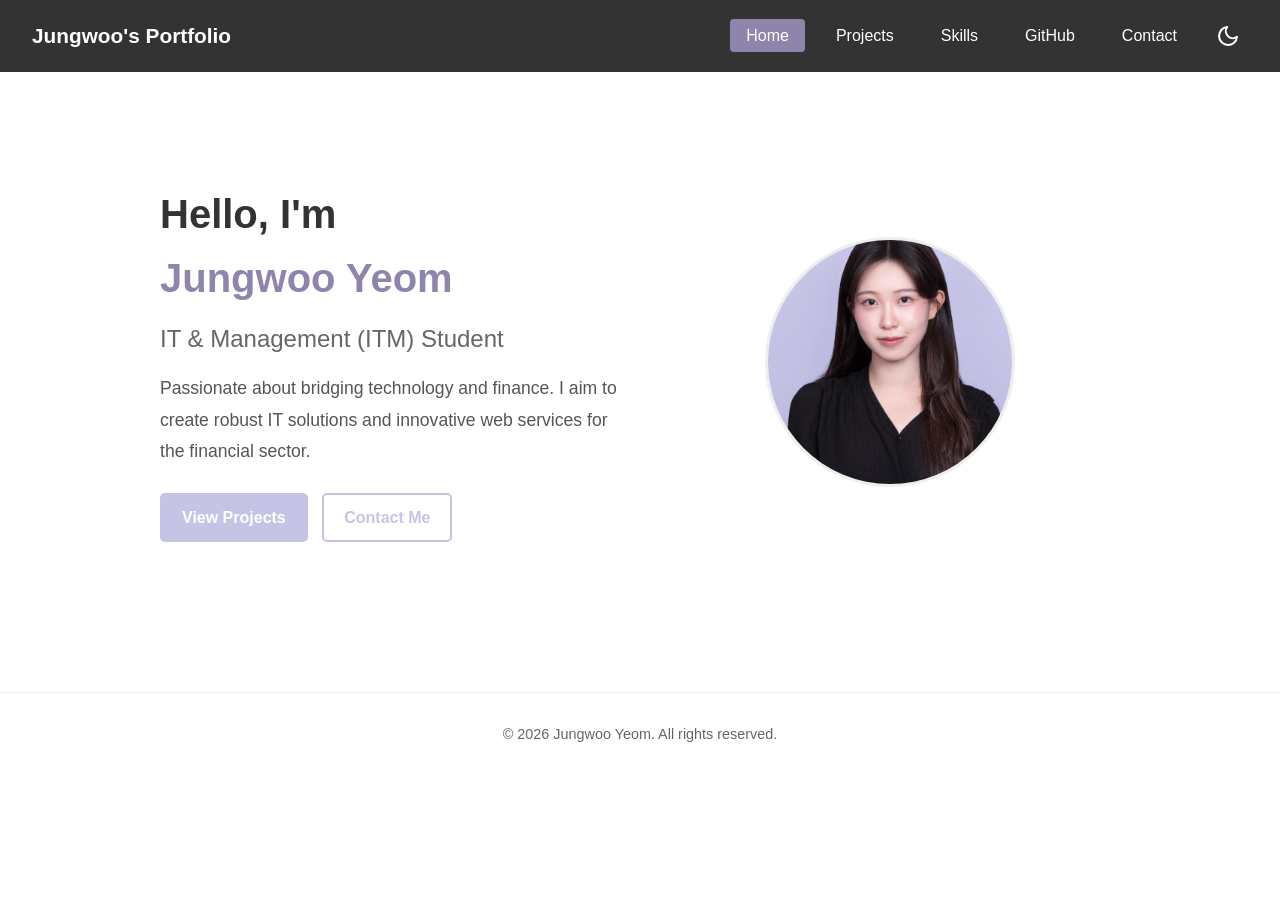
<file: index.html>
<!doctype html>
<html lang="en">
  <head>
    <meta charset="UTF-8" />
    <meta
      name="viewport"
      content="width=device-width, initial-scale=1.0" />
    <title>Jungwoo's Portfolio!</title>
    <link
      rel="stylesheet"
      href="css/style.css" />
  </head>
  <body>
    <header>
      <nav>
        <div class="nav-brand">
          <a href="index.html">Jungwoo's Portfolio</a>
        </div>
        <ul>
          <li>
            <a
              href="index.html"
              class="active"
              >Home</a
            >
          </li>
          <li><a href="projects.html">Projects</a></li>
          <li><a href="skills.html">Skills</a></li>
          <li><a href="github.html">GitHub</a></li>
          <li><a href="contact.html">Contact</a></li>

          <li>
            <button
              id="theme-toggle"
              class="icon-toggle-btn"
              aria-label="Toggle Dark Mode">
              <svg
                class="moon-icon"
                xmlns="http://www.w3.org/2000/svg"
                width="24"
                height="24"
                viewBox="0 0 24 24"
                fill="none"
                stroke="currentColor"
                stroke-width="2"
                stroke-linecap="round"
                stroke-linejoin="round">
                <path
                  d="M21 12.79A9 9 0 1 1 11.21 3 7 7 0 0 0 21 12.79z"></path>
              </svg>
              <svg
                class="sun-icon"
                xmlns="http://www.w3.org/2000/svg"
                width="24"
                height="24"
                viewBox="0 0 24 24"
                fill="none"
                stroke="currentColor"
                stroke-width="2"
                stroke-linecap="round"
                stroke-linejoin="round">
                <circle
                  cx="12"
                  cy="12"
                  r="5"></circle>
                <line
                  x1="12"
                  y1="1"
                  x2="12"
                  y2="3"></line>
                <line
                  x1="12"
                  y1="21"
                  x2="12"
                  y2="23"></line>
                <line
                  x1="4.22"
                  y1="4.22"
                  x2="5.64"
                  y2="5.64"></line>
                <line
                  x1="18.36"
                  y1="18.36"
                  x2="19.78"
                  y2="19.78"></line>
                <line
                  x1="1"
                  y1="12"
                  x2="3"
                  y2="12"></line>
                <line
                  x1="21"
                  y1="12"
                  x2="23"
                  y2="12"></line>
                <line
                  x1="4.22"
                  y1="19.78"
                  x2="5.64"
                  y2="18.36"></line>
                <line
                  x1="18.36"
                  y1="5.64"
                  x2="19.78"
                  y2="4.22"></line>
              </svg>
            </button>
          </li>
        </ul>
      </nav>
    </header>

    <main class="portfolio-page">
      <section
        id="home"
        class="hero-section">
        <div class="hero-text">
          <h1>
            Hello, I'm <br />
            <span class="highlight">Jungwoo Yeom</span>
          </h1>
          <h2>IT & Management (ITM) Student</h2>
          <p>
            Passionate about bridging technology and finance. I aim to create
            robust IT solutions and innovative web services for the financial
            sector.
          </p>
          <div class="hero-buttons">
            <a
              href="projects.html"
              class="btn-primary"
              >View Projects</a
            >
            <a
              href="contact.html"
              class="btn-secondary"
              >Contact Me</a
            >
          </div>
        </div>

        <div class="hero-image">
          <img
            src="images/profile.jpg"
            alt="Profile Picture of Jungwoo Yeom"
            class="profile-img" />
        </div>
      </section>
    </main>

    <footer>
      <p>&copy; 2026 Jungwoo Yeom. All rights reserved.</p>
    </footer>

    <script src="js/script.js"></script>
  </body>
</html>
</file>
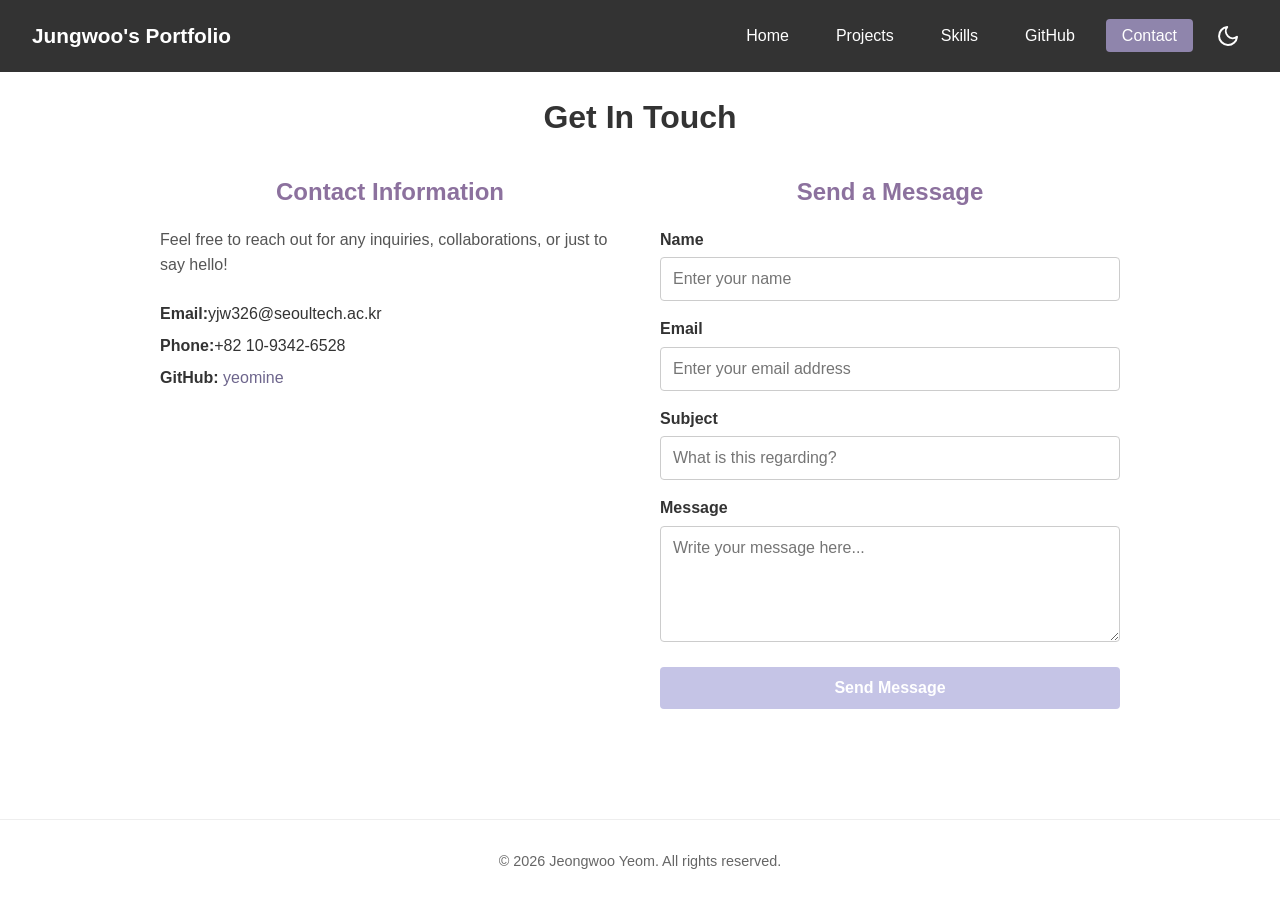
<file: contact.html>
<!doctype html>
<html lang="en">
  <head>
    <meta charset="UTF-8" />
    <meta
      name="viewport"
      content="width=device-width, initial-scale=1.0" />
    <title>Contact - Jungwoo's Portfolio</title>
    <link
      rel="stylesheet"
      href="css/style.css" />
  </head>
  <body>
    <header>
      <nav>
        <div class="nav-brand">
          <a href="index.html">Jungwoo's Portfolio</a>
        </div>
        <ul>
          <li>
            <a href="index.html">Home</a>
          </li>
          <li><a href="projects.html">Projects</a></li>
          <li><a href="skills.html">Skills</a></li>
          <li>
            <a href="github.html">GitHub</a>
          </li>
          <li>
            <a
              href="contact.html"
              class="active"
              >Contact</a
            >
          </li>
          <li>
            <button
              id="theme-toggle"
              class="icon-toggle-btn"
              aria-label="Toggle Dark Mode">
              <svg
                class="moon-icon"
                xmlns="http://www.w3.org/2000/svg"
                width="24"
                height="24"
                viewBox="0 0 24 24"
                fill="none"
                stroke="currentColor"
                stroke-width="2"
                stroke-linecap="round"
                stroke-linejoin="round">
                <path
                  d="M21 12.79A9 9 0 1 1 11.21 3 7 7 0 0 0 21 12.79z"></path>
              </svg>
              <svg
                class="sun-icon"
                xmlns="http://www.w3.org/2000/svg"
                width="24"
                height="24"
                viewBox="0 0 24 24"
                fill="none"
                stroke="currentColor"
                stroke-width="2"
                stroke-linecap="round"
                stroke-linejoin="round">
                <circle
                  cx="12"
                  cy="12"
                  r="5"></circle>
                <line
                  x1="12"
                  y1="1"
                  x2="12"
                  y2="3"></line>
                <line
                  x1="12"
                  y1="21"
                  x2="12"
                  y2="23"></line>
                <line
                  x1="4.22"
                  y1="4.22"
                  x2="5.64"
                  y2="5.64"></line>
                <line
                  x1="18.36"
                  y1="18.36"
                  x2="19.78"
                  y2="19.78"></line>
                <line
                  x1="1"
                  y1="12"
                  x2="3"
                  y2="12"></line>
                <line
                  x1="21"
                  y1="12"
                  x2="23"
                  y2="12"></line>
                <line
                  x1="4.22"
                  y1="19.78"
                  x2="5.64"
                  y2="18.36"></line>
                <line
                  x1="18.36"
                  y1="5.64"
                  x2="19.78"
                  y2="4.22"></line>
              </svg>
            </button>
          </li>
        </ul>
      </nav>
    </header>

    <main class="portfolio-page">
      <section class="portfolio-section">
        <h1 class="page-title">Get In Touch</h1>

        <div class="contact-container">
          <div class="contact-info">
            <h2>Contact Information</h2>
            <p>
              Feel free to reach out for any inquiries, collaborations, or just
              to say hello!
            </p>
            <ul class="info-list">
              <li><strong>Email:</strong>yjw326@seoultech.ac.kr</li>
              <li><strong>Phone:</strong>+82 10-9342-6528</li>
              <li>
                <strong>GitHub:</strong>
                <a
                  href="https://github.com/yeomine"
                  target="_blank"
                  >yeomine</a
                >
              </li>
            </ul>
          </div>

          <div class="contact-form-wrapper">
            <h2>Send a Message</h2>
            <form
              action="#"
              method="POST"
              class="contact-form">
              <div class="form-group">
                <label for="name">Name</label>
                <input
                  type="text"
                  id="name"
                  name="name"
                  placeholder="Enter your name"
                  required />
              </div>

              <div class="form-group">
                <label for="email">Email</label>
                <input
                  type="email"
                  id="email"
                  name="email"
                  placeholder="Enter your email address"
                  required />
              </div>

              <div class="form-group">
                <label for="subject">Subject</label>
                <input
                  type="text"
                  id="subject"
                  name="subject"
                  placeholder="What is this regarding?" />
              </div>

              <div class="form-group">
                <label for="message">Message</label>
                <textarea
                  id="message"
                  name="message"
                  rows="5"
                  placeholder="Write your message here..."
                  required></textarea>
              </div>

              <button
                type="submit"
                class="submit-btn">
                Send Message
              </button>
            </form>
          </div>
        </div>
      </section>
    </main>

    <footer>
      <p>&copy; 2026 Jeongwoo Yeom. All rights reserved.</p>
    </footer>
    <script src="js/script.js"></script>
  </body>
</html>
</file>
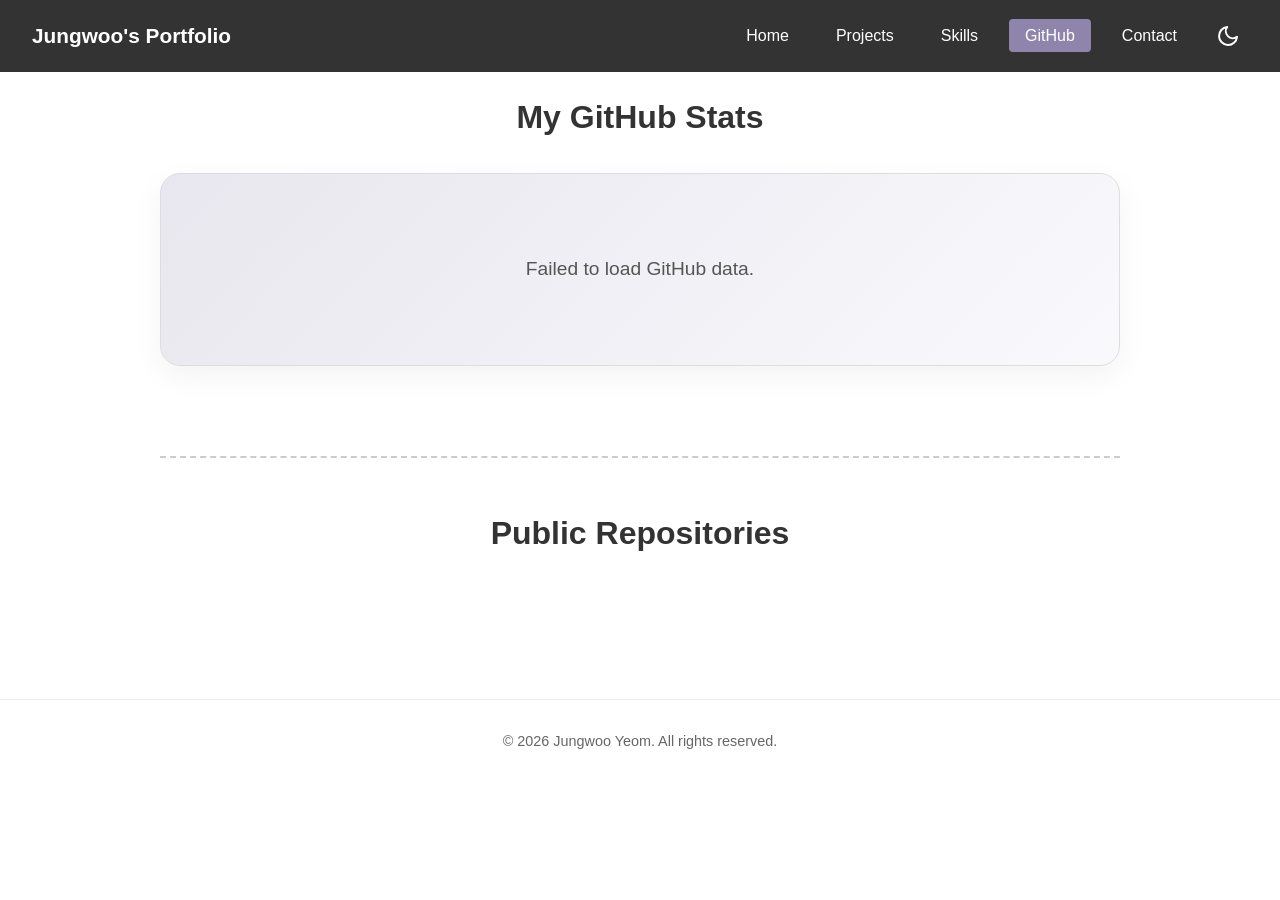
<file: github.html>
<!doctype html>
<html lang="en">
  <head>
    <meta charset="UTF-8" />
    <meta
      name="viewport"
      content="width=device-width, initial-scale=1.0" />
    <title>GitHub Stats - Jungwoo's Portfolio</title>
    <link
      rel="stylesheet"
      href="css/style.css" />
  </head>
  <body>
    <header>
      <nav>
        <div class="nav-brand">
          <a href="index.html">Jungwoo's Portfolio</a>
        </div>
        <ul>
          <li><a href="index.html">Home</a></li>
          <li><a href="projects.html">Projects</a></li>
          <li><a href="skills.html">Skills</a></li>
          <li>
            <a
              href="github.html"
              class="active"
              >GitHub</a
            >
          </li>
          <li><a href="contact.html">Contact</a></li>

          <li>
            <button
              id="theme-toggle"
              class="icon-toggle-btn"
              aria-label="Toggle Dark Mode">
              <svg
                class="moon-icon"
                xmlns="http://www.w3.org/2000/svg"
                width="24"
                height="24"
                viewBox="0 0 24 24"
                fill="none"
                stroke="currentColor"
                stroke-width="2"
                stroke-linecap="round"
                stroke-linejoin="round">
                <path
                  d="M21 12.79A9 9 0 1 1 11.21 3 7 7 0 0 0 21 12.79z"></path>
              </svg>
              <svg
                class="sun-icon"
                xmlns="http://www.w3.org/2000/svg"
                width="24"
                height="24"
                viewBox="0 0 24 24"
                fill="none"
                stroke="currentColor"
                stroke-width="2"
                stroke-linecap="round"
                stroke-linejoin="round">
                <circle
                  cx="12"
                  cy="12"
                  r="5"></circle>
                <line
                  x1="12"
                  y1="1"
                  x2="12"
                  y2="3"></line>
                <line
                  x1="12"
                  y1="21"
                  x2="12"
                  y2="23"></line>
                <line
                  x1="4.22"
                  y1="4.22"
                  x2="5.64"
                  y2="5.64"></line>
                <line
                  x1="18.36"
                  y1="18.36"
                  x2="19.78"
                  y2="19.78"></line>
                <line
                  x1="1"
                  y1="12"
                  x2="3"
                  y2="12"></line>
                <line
                  x1="21"
                  y1="12"
                  x2="23"
                  y2="12"></line>
                <line
                  x1="4.22"
                  y1="19.78"
                  x2="5.64"
                  y2="18.36"></line>
                <line
                  x1="18.36"
                  y1="5.64"
                  x2="19.78"
                  y2="4.22"></line>
              </svg>
            </button>
          </li>
        </ul>
      </nav>
    </header>
    <main class="portfolio-page">
      <section class="portfolio-section">
        <h1 class="page-title">My GitHub Stats</h1>

        <div class="github-profile-wrapper">
          <div
            id="github-profile-container"
            class="github-profile-inner">
            <p class="loading-text">Loading profile data...</p>
          </div>
        </div>
      </section>

      <section class="portfolio-section repos-section">
        <h2 class="page-title">Public Repositories</h2>

        <div
          id="github-repos-container"
          class="projects-grid">
          <p class="loading-text">Loading repositories...</p>
        </div>
      </section>
    </main>

    <footer>
      <p>&copy; 2026 Jungwoo Yeom. All rights reserved.</p>
    </footer>
    <script src="js/script.js"></script>
  </body>
</html>
</file>
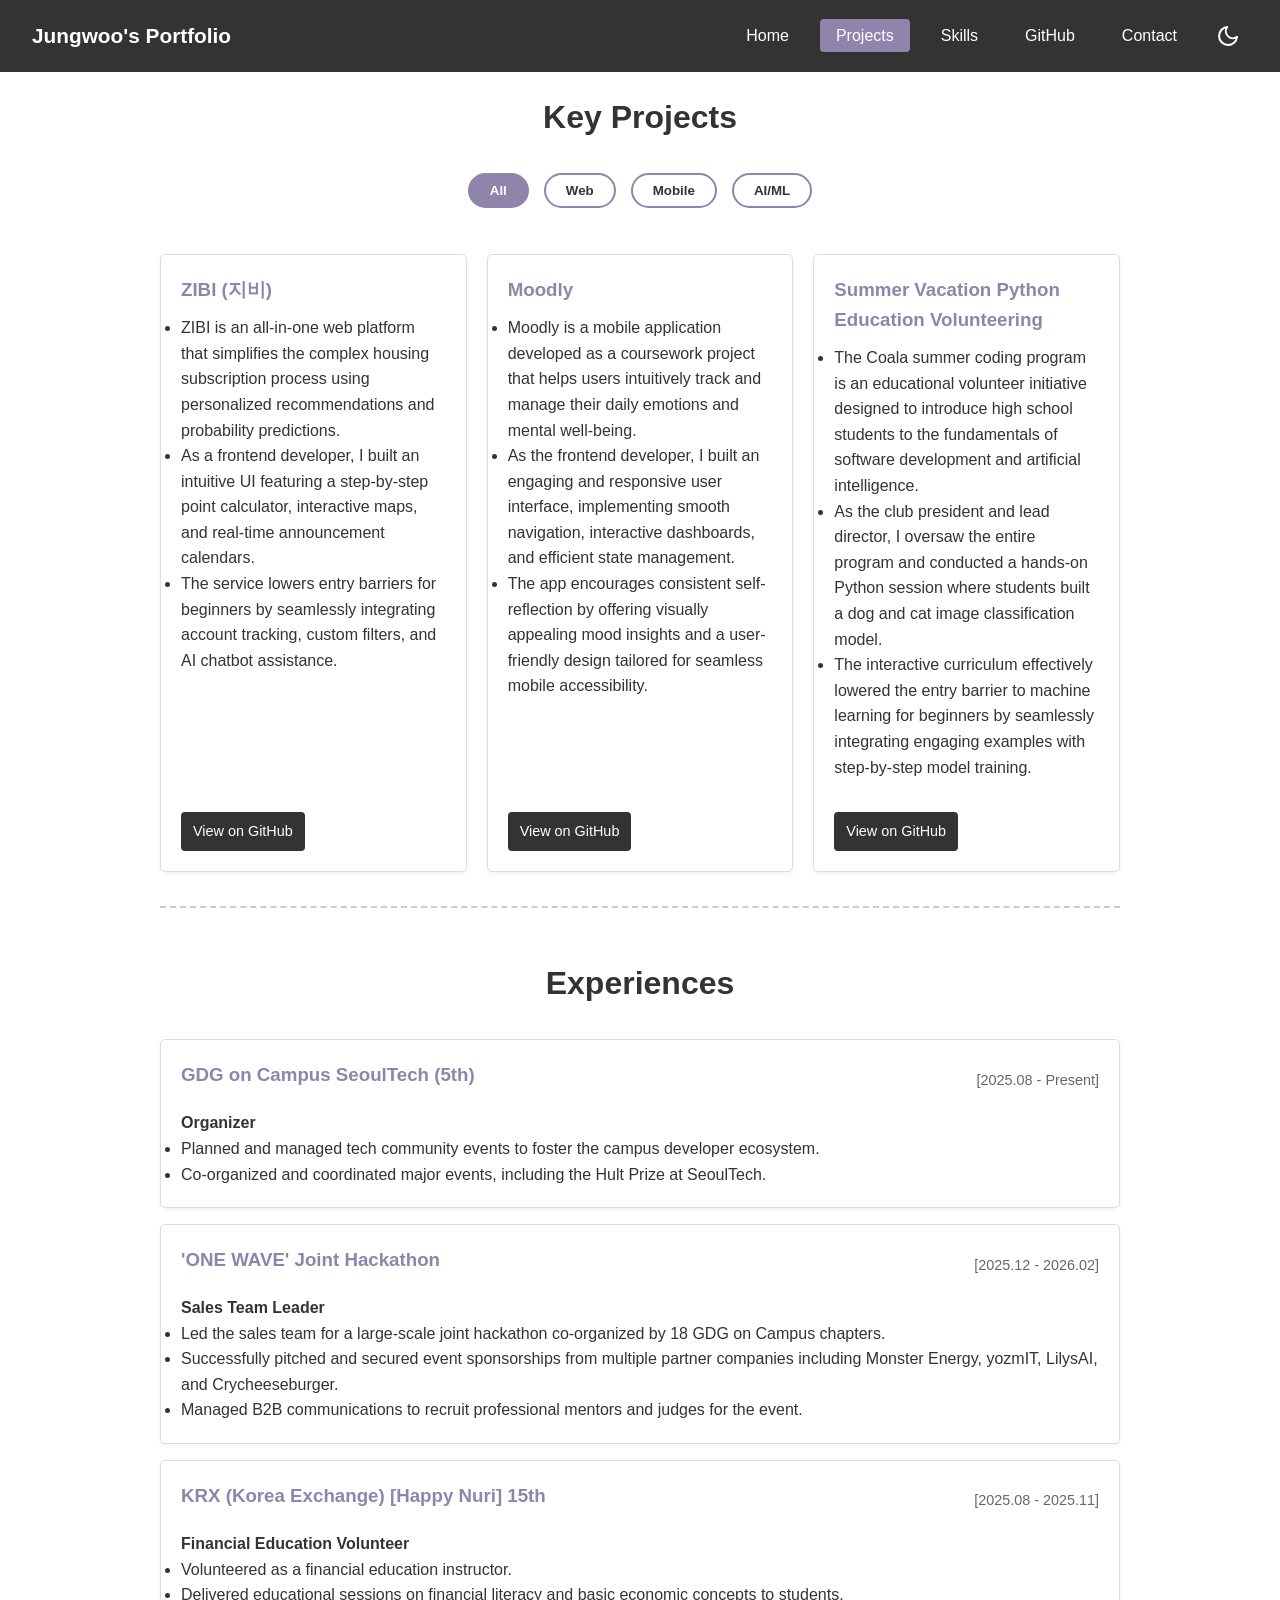
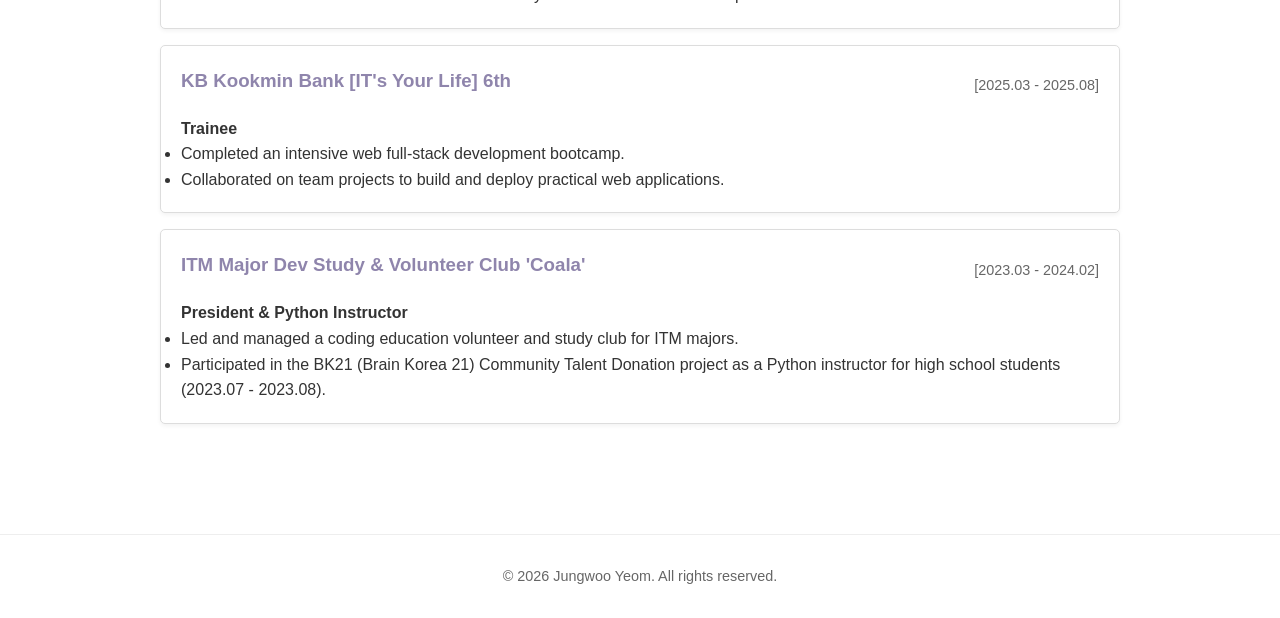
<file: projects.html>
<!doctype html>
<html lang="en">
  <head>
    <meta charset="UTF-8" />
    <meta
      name="viewport"
      content="width=device-width, initial-scale=1.0" />
    <title>Projects - Jungwoo's Portfolio</title>
    <link
      rel="stylesheet"
      href="css/style.css" />
  </head>
  <body>
    <header>
      <nav>
        <div class="nav-brand">
          <a href="index.html">Jungwoo's Portfolio</a>
        </div>
        <ul>
          <li>
            <a href="index.html">Home</a>
          </li>
          <li>
            <a
              href="projects.html"
              class="active"
              >Projects</a
            >
          </li>
          <li><a href="skills.html">Skills</a></li>
          <li><a href="github.html">GitHub</a></li>
          <li><a href="contact.html">Contact</a></li>

          <li>
            <button
              id="theme-toggle"
              class="icon-toggle-btn"
              aria-label="Toggle Dark Mode">
              <svg
                class="moon-icon"
                xmlns="http://www.w3.org/2000/svg"
                width="24"
                height="24"
                viewBox="0 0 24 24"
                fill="none"
                stroke="currentColor"
                stroke-width="2"
                stroke-linecap="round"
                stroke-linejoin="round">
                <path
                  d="M21 12.79A9 9 0 1 1 11.21 3 7 7 0 0 0 21 12.79z"></path>
              </svg>
              <svg
                class="sun-icon"
                xmlns="http://www.w3.org/2000/svg"
                width="24"
                height="24"
                viewBox="0 0 24 24"
                fill="none"
                stroke="currentColor"
                stroke-width="2"
                stroke-linecap="round"
                stroke-linejoin="round">
                <circle
                  cx="12"
                  cy="12"
                  r="5"></circle>
                <line
                  x1="12"
                  y1="1"
                  x2="12"
                  y2="3"></line>
                <line
                  x1="12"
                  y1="21"
                  x2="12"
                  y2="23"></line>
                <line
                  x1="4.22"
                  y1="4.22"
                  x2="5.64"
                  y2="5.64"></line>
                <line
                  x1="18.36"
                  y1="18.36"
                  x2="19.78"
                  y2="19.78"></line>
                <line
                  x1="1"
                  y1="12"
                  x2="3"
                  y2="12"></line>
                <line
                  x1="21"
                  y1="12"
                  x2="23"
                  y2="12"></line>
                <line
                  x1="4.22"
                  y1="19.78"
                  x2="5.64"
                  y2="18.36"></line>
                <line
                  x1="18.36"
                  y1="5.64"
                  x2="19.78"
                  y2="4.22"></line>
              </svg>
            </button>
          </li>
        </ul>
      </nav>
    </header>

    <main class="portfolio-page">
      <section class="portfolio-section">
        <h1 class="page-title">Key Projects</h1>

        <div class="filter-container">
          <button
            class="filter-btn active"
            data-filter="all">
            All
          </button>
          <button
            class="filter-btn"
            data-filter="web">
            Web
          </button>
          <button
            class="filter-btn"
            data-filter="mobile">
            Mobile
          </button>
          <button
            class="filter-btn"
            data-filter="ai/ml">
            AI/ML
          </button>
        </div>

        <div class="projects-grid">
          <div
            class="project-card"
            data-category="web">
            <h3>ZIBI (지비)</h3>
            <ul>
              <li>
                ZIBI is an all-in-one web platform that simplifies the complex
                housing subscription process using personalized recommendations
                and probability predictions.
              </li>
              <li>
                As a frontend developer, I built an intuitive UI featuring a
                step-by-step point calculator, interactive maps, and real-time
                announcement calendars.
              </li>
              <li>
                The service lowers entry barriers for beginners by seamlessly
                integrating account tracking, custom filters, and AI chatbot
                assistance.
              </li>
            </ul>
            <a
              href="https://github.com/PJT-16-3"
              target="_blank"
              class="github-link"
              >View on GitHub</a
            >
          </div>

          <div
            class="project-card"
            data-category="mobile">
            <h3>Moodly</h3>
            <ul>
              <li>
                Moodly is a mobile application developed as a coursework project
                that helps users intuitively track and manage their daily
                emotions and mental well-being.
              </li>
              <li>
                As the frontend developer, I built an engaging and responsive
                user interface, implementing smooth navigation, interactive
                dashboards, and efficient state management.
              </li>
              <li>
                The app encourages consistent self-reflection by offering
                visually appealing mood insights and a user-friendly design
                tailored for seamless mobile accessibility.
              </li>
            </ul>
            <a
              href="https://github.com/yeomine/Moodly"
              target="_blank"
              class="github-link"
              >View on GitHub</a
            >
          </div>

          <div
            class="project-card"
            data-category="ai/ml">
            <h3>Summer Vacation Python Education Volunteering</h3>
            <ul>
              <li>
                The Coala summer coding program is an educational volunteer
                initiative designed to introduce high school students to the
                fundamentals of software development and artificial
                intelligence.
              </li>
              <li>
                As the club president and lead director, I oversaw the entire
                program and conducted a hands-on Python session where students
                built a dog and cat image classification model.
              </li>
              <li>
                The interactive curriculum effectively lowered the entry barrier
                to machine learning for beginners by seamlessly integrating
                engaging examples with step-by-step model training.
              </li>
            </ul>
            <a
              href="https://github.com/PJT-16-3"
              target="_blank"
              class="github-link"
              >View on GitHub</a
            >
          </div>
        </div>
      </section>

      <section class="portfolio-section">
        <h1 class="page-title">Experiences</h1>
        <div class="experience-list">
          <div class="experience-item">
            <div class="experience-header">
              <h3>GDG on Campus SeoulTech (5th)</h3>
              <span class="experience-date">[2025.08 - Present]</span>
            </div>
            <h4 class="experience-role">Organizer</h4>
            <ul>
              <li>
                Planned and managed tech community events to foster the campus
                developer ecosystem.
              </li>
              <li>
                Co-organized and coordinated major events, including the Hult
                Prize at SeoulTech.
              </li>
            </ul>
          </div>

          <div class="experience-item">
            <div class="experience-header">
              <h3>'ONE WAVE' Joint Hackathon</h3>
              <span class="experience-date">[2025.12 - 2026.02]</span>
            </div>
            <h4 class="experience-role">Sales Team Leader</h4>
            <ul>
              <li>
                Led the sales team for a large-scale joint hackathon
                co-organized by 18 GDG on Campus chapters.
              </li>
              <li>
                Successfully pitched and secured event sponsorships from
                multiple partner companies including Monster Energy, yozmIT,
                LilysAI, and Crycheeseburger.
              </li>
              <li>
                Managed B2B communications to recruit professional mentors and
                judges for the event.
              </li>
            </ul>
          </div>

          <div class="experience-item">
            <div class="experience-header">
              <h3>KRX (Korea Exchange) [Happy Nuri] 15th</h3>
              <span class="experience-date">[2025.08 - 2025.11]</span>
            </div>
            <h4 class="experience-role">Financial Education Volunteer</h4>
            <ul>
              <li>Volunteered as a financial education instructor.</li>
              <li>
                Delivered educational sessions on financial literacy and basic
                economic concepts to students.
              </li>
            </ul>
          </div>

          <div class="experience-item">
            <div class="experience-header">
              <h3>KB Kookmin Bank [IT's Your Life] 6th</h3>
              <span class="experience-date">[2025.03 - 2025.08]</span>
            </div>
            <h4 class="experience-role">Trainee</h4>
            <ul>
              <li>
                Completed an intensive web full-stack development bootcamp.
              </li>
              <li>
                Collaborated on team projects to build and deploy practical web
                applications.
              </li>
            </ul>
          </div>

          <div class="experience-item">
            <div class="experience-header">
              <h3>ITM Major Dev Study & Volunteer Club 'Coala'</h3>
              <span class="experience-date">[2023.03 - 2024.02]</span>
            </div>
            <h4 class="experience-role">President & Python Instructor</h4>
            <ul>
              <li>
                Led and managed a coding education volunteer and study club for
                ITM majors.
              </li>
              <li>
                Participated in the BK21 (Brain Korea 21) Community Talent
                Donation project as a Python instructor for high school students
                (2023.07 - 2023.08).
              </li>
            </ul>
          </div>
        </div>
      </section>
    </main>

    <footer>
      <p>&copy; 2026 Jungwoo Yeom. All rights reserved.</p>
    </footer>
    <script src="js/script.js"></script>
  </body>
</html>
</file>
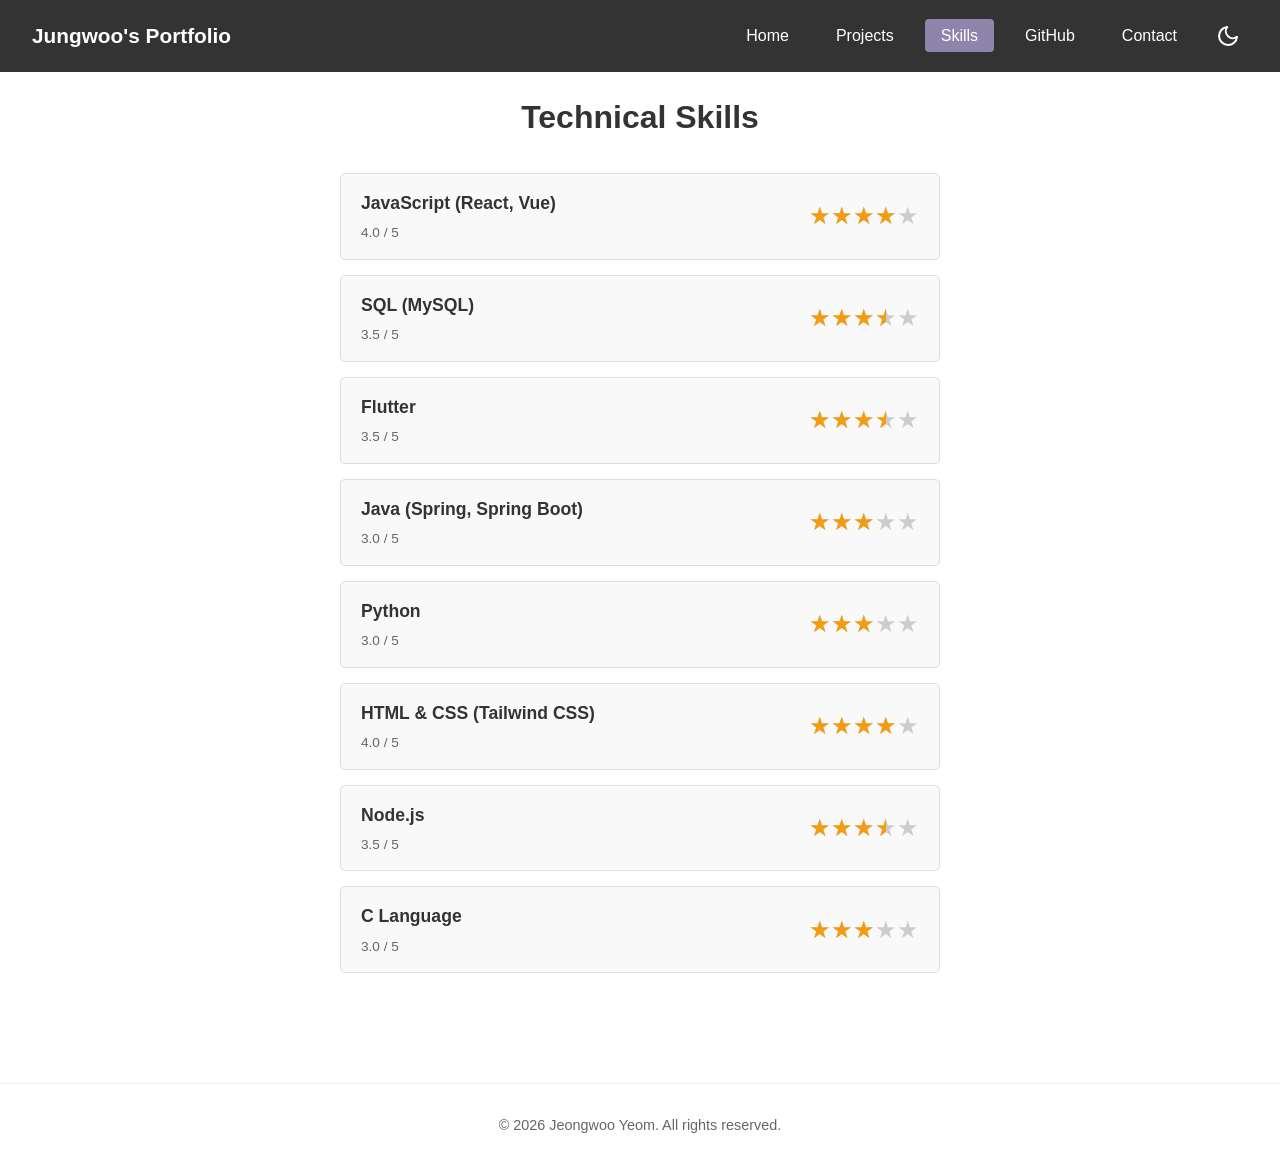
<file: skills.html>
<!doctype html>
<html lang="en">
  <head>
    <meta charset="UTF-8" />
    <meta
      name="viewport"
      content="width=device-width, initial-scale=1.0" />
    <title>Skills - Jungwoo's Portfolio</title>
    <link
      rel="stylesheet"
      href="css/style.css" />
  </head>
  <body>
    <header>
      <nav>
        <div class="nav-brand">
          <a href="index.html">Jungwoo's Portfolio</a>
        </div>
        <ul>
          <li>
            <a href="index.html">Home</a>
          </li>
          <li><a href="projects.html">Projects</a></li>
          <li>
            <a
              href="skills.html"
              class="active"
              >Skills</a
            >
          </li>
          <li><a href="github.html">GitHub</a></li>
          <li><a href="contact.html">Contact</a></li>

          <li>
            <button
              id="theme-toggle"
              class="icon-toggle-btn"
              aria-label="Toggle Dark Mode">
              <svg
                class="moon-icon"
                xmlns="http://www.w3.org/2000/svg"
                width="24"
                height="24"
                viewBox="0 0 24 24"
                fill="none"
                stroke="currentColor"
                stroke-width="2"
                stroke-linecap="round"
                stroke-linejoin="round">
                <path
                  d="M21 12.79A9 9 0 1 1 11.21 3 7 7 0 0 0 21 12.79z"></path>
              </svg>
              <svg
                class="sun-icon"
                xmlns="http://www.w3.org/2000/svg"
                width="24"
                height="24"
                viewBox="0 0 24 24"
                fill="none"
                stroke="currentColor"
                stroke-width="2"
                stroke-linecap="round"
                stroke-linejoin="round">
                <circle
                  cx="12"
                  cy="12"
                  r="5"></circle>
                <line
                  x1="12"
                  y1="1"
                  x2="12"
                  y2="3"></line>
                <line
                  x1="12"
                  y1="21"
                  x2="12"
                  y2="23"></line>
                <line
                  x1="4.22"
                  y1="4.22"
                  x2="5.64"
                  y2="5.64"></line>
                <line
                  x1="18.36"
                  y1="18.36"
                  x2="19.78"
                  y2="19.78"></line>
                <line
                  x1="1"
                  y1="12"
                  x2="3"
                  y2="12"></line>
                <line
                  x1="21"
                  y1="12"
                  x2="23"
                  y2="12"></line>
                <line
                  x1="4.22"
                  y1="19.78"
                  x2="5.64"
                  y2="18.36"></line>
                <line
                  x1="18.36"
                  y1="5.64"
                  x2="19.78"
                  y2="4.22"></line>
              </svg>
            </button>
          </li>
        </ul>
      </nav>
    </header>

    <main class="portfolio-page">
      <section class="portfolio-section">
        <h1 class="page-title">Technical Skills</h1>

        <div class="skills-container">
          <div class="skill-item">
            <div class="skill-info">
              <span class="skill-name">JavaScript (React, Vue)</span>
              <span class="skill-score">4.0 / 5</span>
            </div>
            <div class="star-rating">
              <div class="star-rating-base">★★★★★</div>
              <div
                class="star-rating-fill"
                style="width: 80%">
                ★★★★★
              </div>
            </div>
          </div>

          <div class="skill-item">
            <div class="skill-info">
              <span class="skill-name">SQL (MySQL)</span>
              <span class="skill-score">3.5 / 5</span>
            </div>
            <div class="star-rating">
              <div class="star-rating-base">★★★★★</div>
              <div
                class="star-rating-fill"
                style="width: 70%">
                ★★★★★
              </div>
            </div>
          </div>

          <div class="skill-item">
            <div class="skill-info">
              <span class="skill-name">Flutter</span>
              <span class="skill-score">3.5 / 5</span>
            </div>
            <div class="star-rating">
              <div class="star-rating-base">★★★★★</div>
              <div
                class="star-rating-fill"
                style="width: 70%">
                ★★★★★
              </div>
            </div>
          </div>

          <div class="skill-item">
            <div class="skill-info">
              <span class="skill-name">Java (Spring, Spring Boot)</span>
              <span class="skill-score">3.0 / 5</span>
            </div>
            <div class="star-rating">
              <div class="star-rating-base">★★★★★</div>
              <div
                class="star-rating-fill"
                style="width: 60%">
                ★★★★★
              </div>
            </div>
          </div>

          <div class="skill-item">
            <div class="skill-info">
              <span class="skill-name">Python</span>
              <span class="skill-score">3.0 / 5</span>
            </div>
            <div class="star-rating">
              <div class="star-rating-base">★★★★★</div>
              <div
                class="star-rating-fill"
                style="width: 60%">
                ★★★★★
              </div>
            </div>
          </div>

          <div class="skill-item">
            <div class="skill-info">
              <span class="skill-name">HTML & CSS (Tailwind CSS)</span>
              <span class="skill-score">4.0 / 5</span>
            </div>
            <div class="star-rating">
              <div class="star-rating-base">★★★★★</div>
              <div
                class="star-rating-fill"
                style="width: 80%">
                ★★★★★
              </div>
            </div>
          </div>

          <div class="skill-item">
            <div class="skill-info">
              <span class="skill-name">Node.js</span>
              <span class="skill-score">3.5 / 5</span>
            </div>
            <div class="star-rating">
              <div class="star-rating-base">★★★★★</div>
              <div
                class="star-rating-fill"
                style="width: 70%">
                ★★★★★
              </div>
            </div>
          </div>

          <div class="skill-item">
            <div class="skill-info">
              <span class="skill-name">C Language</span>
              <span class="skill-score">3.0 / 5</span>
            </div>
            <div class="star-rating">
              <div class="star-rating-base">★★★★★</div>
              <div
                class="star-rating-fill"
                style="width: 60%">
                ★★★★★
              </div>
            </div>
          </div>
        </div>
      </section>
    </main>

    <footer>
      <p>&copy; 2026 Jeongwoo Yeom. All rights reserved.</p>
    </footer>
    <script src="js/script.js"></script>
  </body>
</html>
</file>
<file: css/style.css>
/* --- base & reset --- */
/* declare light mode (default) and dark mode css variables */
:root {
  --bg-color: #ffffff;
  --text-main: #333333;
  --text-muted: #555555;
  --text-light: #666666;
  --nav-bg: #333333;
  --nav-text: #ffffff;
  --accent-color: #8f85ac;
  --accent-hover: #d5d7f2;
  --btn-primary-bg: #c5c4e6;
  --border-color: #dddddd;
  --border-light: #eeeeee;
  --border-input: #cccccc;
  --card-bg: #ffffff;
  --skill-bg: #f9f9f9;
  --contact-heading: #8c719e;
  --contact-link: #6d658c;
}

body.dark-mode {
  --bg-color: #121212;
  --text-main: #e0e0e0;
  --text-muted: #bbbbbb;
  --text-light: #aaaaaa;
  --nav-bg: #111111;
  --nav-text: #e0e0e0;
  --accent-color: #a99cd1;
  --accent-hover: #6c6999;
  --btn-primary-bg: #5a5885;
  --border-color: #333333;
  --border-light: #222222;
  --border-input: #444444;
  --card-bg: #1e1e1e;
  --skill-bg: #222222;
  --contact-heading: #a88bc0;
  --contact-link: #8d85b0;
}

* {
  margin: 0;
  padding: 0;
  box-sizing: border-box;
}

body {
  font-family: Arial, sans-serif;
  line-height: 1.6;
  /* transition */
  color: var(--text-main);
  background-color: var(--bg-color);
  transition:
    background-color 0.3s ease,
    color 0.3s ease;
}

main {
  max-width: 1000px;
  margin: 0 auto;
  padding: 20px;
}

/* --- nav bar --- */
nav {
  display: flex;
  justify-content: space-between;
  align-items: center;
  background-color: var(--nav-bg);
  padding: 1rem 2rem;
  transition: background-color 0.3s ease;
}

/* brand title styling */
.nav-brand a {
  font-size: 1.3rem;
  font-weight: bold;
  padding: 0;
  color: var(--nav-text);
  text-decoration: none;
}

.nav-brand a:hover {
  color: var(--accent-color);
  background-color: transparent;
}

/* menu list styling */
nav ul {
  display: flex;
  list-style: none;
  gap: 15px;
  align-items: center;
}

nav a {
  color: var(--nav-text);
  text-decoration: none;
  padding: 0.5rem 1rem;
  border-radius: 4px;
  transition:
    background-color 0.3s ease,
    color 0.3s ease;
}

nav ul a:hover,
nav ul a.active {
  background-color: var(--accent-color);
}

/* --- common components --- */
.portfolio-section {
  margin-bottom: 50px;
  padding-bottom: 50px;
  border-bottom: 2px dashed var(--border-input);
}

/* remove bottom border for the last section */
.portfolio-section:last-child {
  border-bottom: none;
  padding-bottom: 0;
}

.portfolio-section h1,
.portfolio-section h2 {
  text-align: center;
  margin-bottom: 30px;
  color: var(--text-main);
  font-size: 2rem;
}

/* --- home page (hero section) --- */
.hero-section {
  display: flex;
  align-items: center;
  justify-content: space-between;
  gap: 40px;
  min-height: 60vh;
  padding: 20px 0;
}

.hero-text {
  flex: 1;
}

.hero-text h1 {
  font-size: 2.5rem;
  margin-bottom: 10px;
  color: var(--text-main);
}

.highlight {
  color: var(--accent-color);
}

.hero-text h2 {
  font-size: 1.5rem;
  color: var(--text-light);
  margin-bottom: 15px;
  font-weight: normal;
}

.hero-text p {
  font-size: 1.1rem;
  color: var(--text-muted);
  margin-bottom: 25px;
  line-height: 1.8;
}

/* hero action buttons */
.hero-buttons a {
  display: inline-block;
  padding: 10px 20px;
  text-decoration: none;
  border-radius: 5px;
  margin-right: 10px;
  font-weight: bold;
  transition: all 0.3s ease;
}

.btn-primary {
  background-color: var(--btn-primary-bg);
  color: white;
  border: 2px solid var(--btn-primary-bg);
}

.btn-primary:hover {
  background-color: var(--accent-hover);
  border-color: var(--accent-hover);
}

.btn-secondary {
  background-color: transparent;
  color: var(--btn-primary-bg);
  border: 2px solid var(--btn-primary-bg);
}

.btn-secondary:hover {
  background-color: var(--accent-hover);
  border-color: var(--accent-hover);
  color: white;
}

.hero-image {
  flex: 1;
  display: flex;
  justify-content: center;
}

.profile-img {
  width: 250px;
  height: 250px;
  border-radius: 50%;
  object-fit: cover;
  border: 3px solid var(--border-light);
}

/* --- projects & experiences page --- */
.projects-grid {
  display: grid;
  grid-template-columns: repeat(auto-fit, minmax(300px, 1fr));
  gap: 20px;
}

/* project cards - flexbox layout to push button to the bottom */
.project-card {
  display: flex;
  flex-direction: column;
  height: 100%;
  border: 1px solid var(--border-color);
  background-color: var(--card-bg);
  padding: 20px;
  margin: 16px 0;
  border-radius: 5px;
  box-shadow: 0 2px 4px rgba(0, 0, 0, 0.05);
  transition:
    background-color 0.3s ease,
    border-color 0.3s ease;
}

.experience-item {
  border: 1px solid var(--border-color);
  background-color: var(--card-bg);
  padding: 20px;
  margin: 16px 0;
  border-radius: 5px;
  box-shadow: 0 2px 4px rgba(0, 0, 0, 0.05);
  transition:
    background-color 0.3s ease,
    border-color 0.3s ease;
}

.project-card h3,
.experience-header h3 {
  color: var(--accent-color);
  margin-bottom: 10px;
}

/* github link button */
.github-link {
  display: inline-block;
  background-color: var(--nav-bg);
  color: var(--nav-text);
  padding: 8px 12px;
  text-decoration: none;
  border-radius: 4px;
  font-size: 0.9rem;
  transition: background-color 0.3s ease;
  align-self: flex-start;
  margin-top: auto;
}

.github-link:hover {
  background-color: var(--text-light);
}

.experience-header {
  display: flex;
  justify-content: space-between;
  align-items: center;
  margin-bottom: 10px;
}

.experience-date {
  color: var(--text-light);
  font-size: 0.9em;
}

/* --- project filter buttons --- */
.filter-container {
  display: flex;
  justify-content: center;
  gap: 15px;
  margin-bottom: 30px;
  flex-wrap: wrap;
}

.filter-btn {
  background-color: transparent;
  color: var(--text-main);
  border: 2px solid var(--accent-color);
  padding: 8px 20px;
  border-radius: 20px;
  cursor: pointer;
  font-weight: bold;
  transition: all 0.3s ease;
}

.filter-btn:hover,
.filter-btn.active {
  background-color: var(--accent-color);
  color: #ffffff;
}

.hidden {
  display: none !important;
}

/* --- skills page --- */
.skills-container {
  display: flex;
  flex-direction: column;
  gap: 15px;
  max-width: 600px;
  margin: 0 auto;
}

.skill-item {
  background: var(--skill-bg);
  border: 1px solid var(--border-color);
  padding: 15px 20px;
  border-radius: 5px;
  display: flex;
  justify-content: space-between;
  align-items: center;
  transition:
    background-color 0.3s ease,
    border-color 0.3s ease;
}

.skill-info {
  display: flex;
  flex-direction: column;
}

.skill-name {
  font-weight: bold;
  color: var(--text-main);
  font-size: 1.1rem;
}

.skill-score {
  font-size: 0.85rem;
  color: var(--text-light);
  margin-top: 5px;
}

/* fractional star rating implementation using clipping */
.star-rating {
  position: relative;
  font-size: 1.5rem;
  color: var(--border-input);
  display: inline-block;
}

.star-rating-fill {
  color: #f39c12;
  position: absolute;
  top: 0;
  left: 0;
  overflow: hidden;
  white-space: nowrap;
}

/* --- GitHub stats page --- */
.github-profile-wrapper {
  background: linear-gradient(
    135deg,
    rgba(143, 133, 172, 0.2) 0%,
    rgba(200, 196, 230, 0.1) 100%
  );
  border: 1px solid var(--border-color);
  border-radius: 20px;
  padding: 40px;
  margin-bottom: 40px;
  box-shadow: 0 10px 30px rgba(0, 0, 0, 0.05);
  transition: background 0.3s ease;
}

body.dark-mode .github-profile-wrapper {
  background: linear-gradient(
    135deg,
    rgba(143, 133, 172, 0.05) 0%,
    rgba(30, 30, 30, 0.5) 100%
  );
}

.github-profile {
  display: flex;
  align-items: center;
  gap: 40px;
}

.github-avatar {
  width: 180px;
  height: 180px;
  border-radius: 50%;
  border: 5px solid white;
  object-fit: cover;
  box-shadow: 0 8px 16px rgba(0, 0, 0, 0.1);
  transition: transform 0.3s ease;
}

.github-avatar:hover {
  transform: scale(1.05);
}

.github-info h2 {
  font-size: 2.2rem;
  margin-bottom: 15px;
  background: linear-gradient(
    135deg,
    var(--text-main) 0%,
    var(--accent-color) 100%
  );
  -webkit-background-clip: text;
  -webkit-text-fill-color: transparent;
}

.github-bio {
  color: var(--text-muted);
  font-size: 1.15rem;
  margin-bottom: 25px;
  line-height: 1.6;
}

.github-badges {
  display: flex;
  gap: 20px;
  margin-bottom: 30px;
  flex-wrap: wrap;
}

.stat-badge {
  background-color: var(--card-bg);
  border: 1px solid var(--border-color);
  border-radius: 15px;
  padding: 15px 25px;
  display: flex;
  flex-direction: column;
  align-items: center;
  gap: 5px;
  min-width: 120px;
  box-shadow: 0 4px 8px rgba(0, 0, 0, 0.03);
  transition: all 0.3s ease;
}

.stat-badge:hover {
  transform: translateY(-5px);
  border-color: var(--accent-color);
  box-shadow: 0 8px 16px rgba(143, 133, 172, 0.1);
}

.badge-icon {
  font-size: 1.5rem;
}

.badge-value {
  font-size: 2rem;
  font-weight: bold;
  color: var(--accent-color);
}

.badge-label {
  font-size: 0.9rem;
  color: var(--text-light);
  text-transform: uppercase;
  letter-spacing: 1px;
}

.github-link-btn {
  display: inline-block;
  padding: 12px 24px;
  background-color: var(--nav-bg);
  color: var(--nav-text) !important;
  text-decoration: none;
  border-radius: 30px;
  font-weight: bold;
  transition: background-color 0.3s ease;
}

.github-link-btn:hover {
  background-color: var(--text-light);
}

.repos-section {
  margin-top: 50px;
}

.repo-card {
  transition: all 0.3s ease !important;
  display: flex;
  flex-direction: column;
  position: relative;
  overflow: hidden;
}

.repo-card.project-card {
  padding: 25px;
  border-radius: 12px;
}

.repo-card:hover {
  transform: translateY(-8px) scale(1.02);
  border-color: var(--accent-color);
  box-shadow: 0 15px 30px rgba(0, 0, 0, 0.08);
}

.repo-header {
  display: flex;
  justify-content: space-between;
  align-items: start;
  gap: 10px;
  margin-bottom: 15px;
}

.repo-header h3 {
  margin-bottom: 0;
  color: var(--accent-color);
}

.lang-badge {
  font-size: 0.8rem;
  padding: 4px 10px;
  background-color: var(--skill-bg);
  border: 1px solid var(--border-input);
  border-radius: 20px;
  white-space: nowrap;
}

.repo-desc {
  color: var(--text-muted);
  font-size: 1rem;
  margin-bottom: 20px;
  flex-grow: 1;
  display: -webkit-box;
  -webkit-line-clamp: 2;
  -webkit-box-orient: vertical;
  overflow: hidden;
}

.repo-meta-grid {
  display: flex;
  gap: 20px;
  margin-top: auto;
  margin-bottom: 20px;
  color: var(--text-light);
}

.meta-item {
  font-size: 0.9rem;
}

.repo-link {
  align-self: flex-start;
  min-width: 100%;
  text-align: center;
}

.loading-text,
.error-text {
  text-align: center;
  color: var(--text-muted);
  font-size: 1.2rem;
  margin: 40px 0;
}

.meta-item {
  display: flex;
  align-items: center;
  gap: 6px;
  font-size: 0.95rem;
  color: var(--text-light);
}

.meta-icon {
  opacity: 0.8;
  transition: color 0.3s ease;
}

.meta-item:hover .meta-icon {
  color: var(--accent-color);
}

/* --- contact page --- */
.contact-container {
  display: grid;
  grid-template-columns: 1fr 1fr;
  gap: 40px;
}

.contact-info h2,
.contact-form-wrapper h2 {
  color: var(--contact-heading);
  margin-bottom: 15px;
  font-size: 1.5rem;
}

.contact-info p {
  margin-bottom: 20px;
  color: var(--text-muted);
}

.info-list {
  list-style: none;
  line-height: 2;
}

.info-list a {
  color: var(--contact-link);
  text-decoration: none;
}

.info-list a:hover {
  text-decoration: underline;
}

.contact-form {
  display: flex;
  flex-direction: column;
  gap: 15px;
}

.form-group {
  display: flex;
  flex-direction: column;
}

.form-group label {
  font-weight: bold;
  margin-bottom: 5px;
  color: var(--text-main);
}

.form-group input,
.form-group textarea {
  padding: 12px;
  border: 1px solid var(--border-input);
  background-color: var(--bg-color);
  color: var(--text-main);
  border-radius: 4px;
  font-family: inherit;
  font-size: 1rem;
  transition:
    border-color 0.3s ease,
    background-color 0.3s ease,
    color 0.3s ease;
}

.form-group input:focus,
.form-group textarea:focus {
  outline: none;
  border-color: var(--btn-primary-bg);
}

.submit-btn {
  padding: 12px 20px;
  background-color: var(--btn-primary-bg);
  color: #fff;
  border: none;
  border-radius: 4px;
  font-size: 1rem;
  font-weight: bold;
  cursor: pointer;
  transition: background-color 0.3s ease;
  margin-top: 10px;
}

.submit-btn:hover {
  background-color: var(--accent-hover);
}

/* --- footer --- */
footer {
  text-align: center;
  padding: 30px 20px;
  margin-top: 40px;
  border-top: 1px solid var(--border-light);
  color: var(--text-light);
  font-size: 0.9rem;
}

/* theme toggle button */
.icon-toggle-btn {
  background: transparent;
  border: none;
  cursor: pointer;
  padding: 0;
  width: 40px;
  height: 40px;
  display: flex;
  justify-content: center;
  align-items: center;
  position: relative;
  color: var(--nav-text);
  border-radius: 50%;
  transition:
    background-color 0.3s ease,
    transform 0.3s ease;
}

.icon-toggle-btn:hover {
  background-color: rgba(143, 133, 172, 0.2);
  transform: scale(1.1);
}

.moon-icon,
.sun-icon {
  position: absolute;
  transition:
    transform 0.5s ease,
    opacity 0.5s ease;
}

.sun-icon {
  opacity: 0; /* 숨김 */
  transform: rotate(90deg) scale(0);
}

.moon-icon {
  opacity: 1;
  transform: rotate(0deg) scale(1);
}

body.dark-mode .sun-icon {
  opacity: 1; /* 보임 */
  transform: rotate(0deg) scale(1);
  color: #f39c12;
}

body.dark-mode .moon-icon {
  opacity: 0;
  transform: rotate(-90deg) scale(0);
}

@media (max-width: 768px) {
  nav {
    flex-direction: column;
    gap: 15px;
  }
  .hero-section {
    flex-direction: column-reverse;
    text-align: center;
  }
  .hero-image {
    margin-bottom: 30px;
  }
  .contact-container {
    grid-template-columns: 1fr;
  }
  .github-profile {
    flex-direction: column;
    text-align: center;
  }
  .github-avatar {
    width: 140px;
    height: 140px;
  }
  .github-badges {
    justify-content: center;
  }
  .github-info h2 {
    font-size: 1.8rem;
  }
}

@media (min-width: 481px) and (max-width: 768px) {
  nav ul {
    flex-direction: row;
    justify-content: center;
    gap: 20px;
  }
}

@media (max-width: 480px) {
  nav ul {
    flex-direction: column;
    align-items: center;
    gap: 10px;
  }
  .experience-header {
    flex-direction: column;
    align-items: flex-start;
  }
}
</file>
